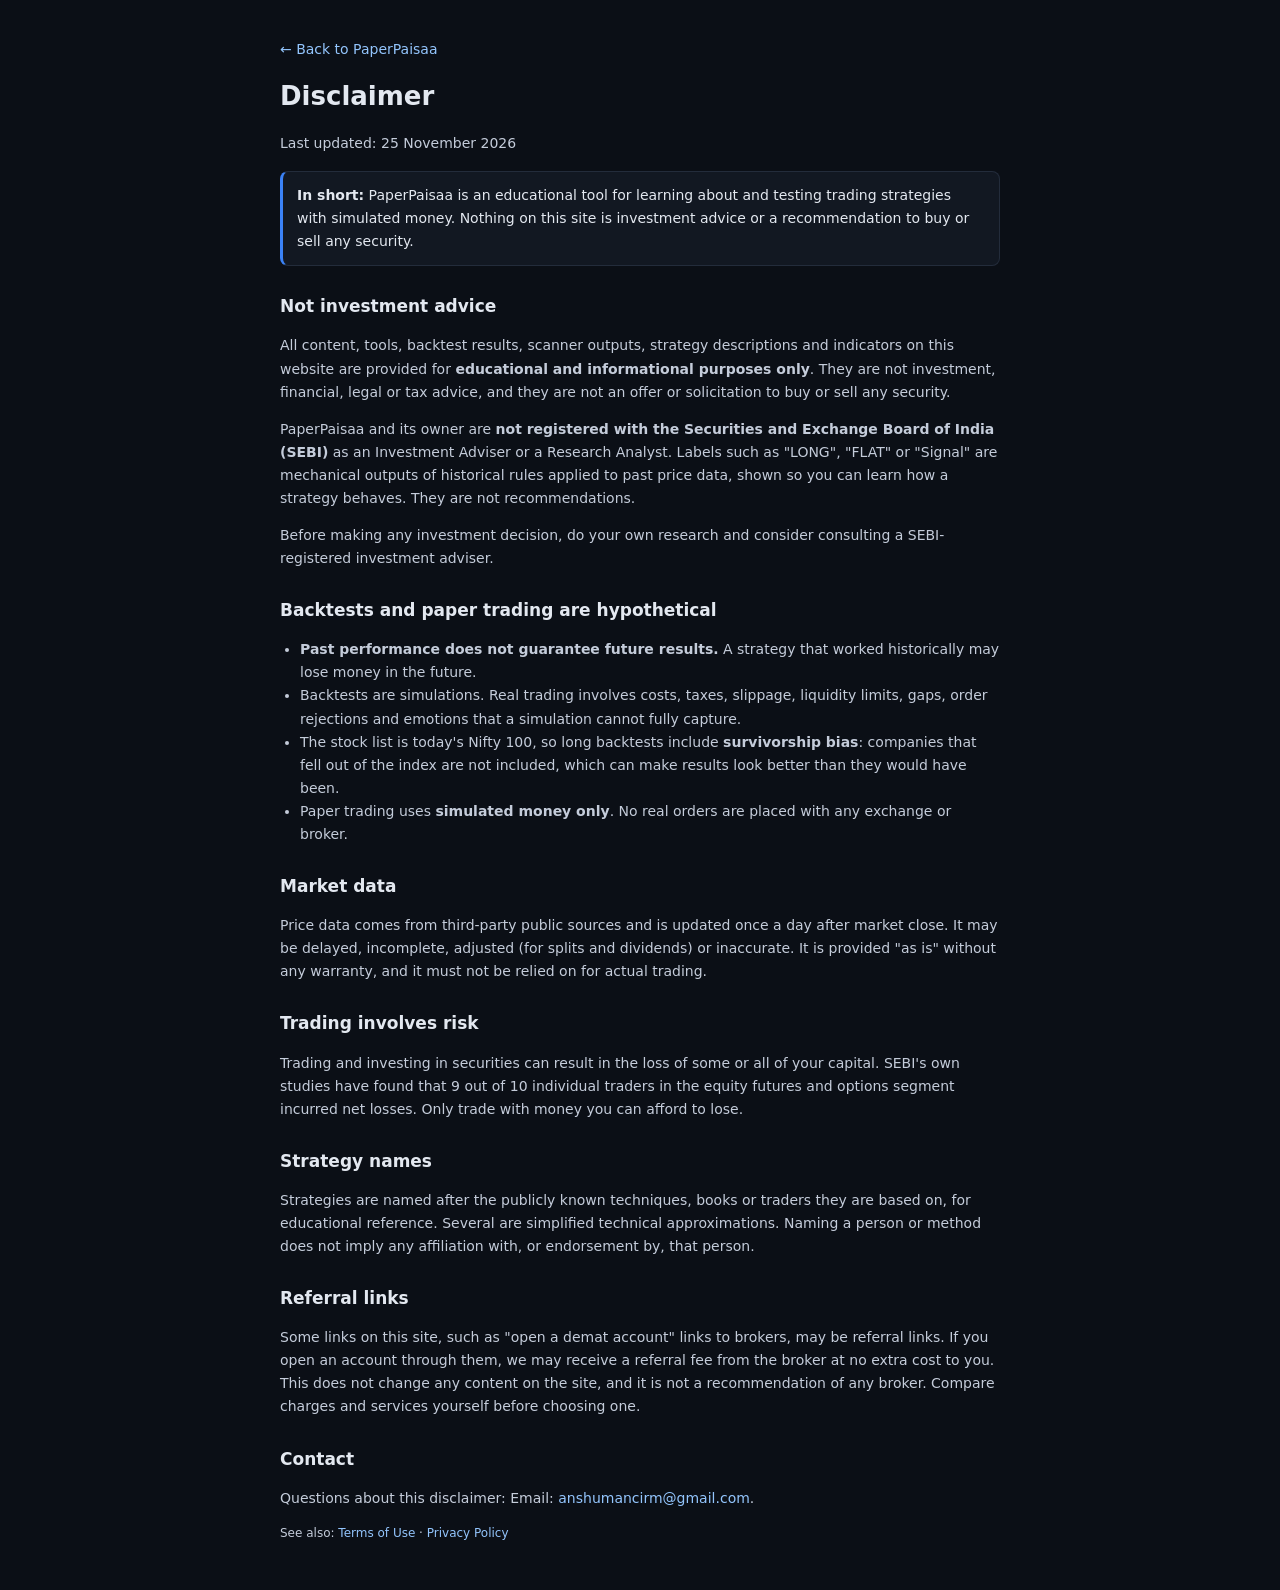
<file: legal/disclaimer.html>
<!doctype html>
<html lang="en">
<head>
<meta charset="utf-8">
<meta name="viewport" content="width=device-width, initial-scale=1, viewport-fit=cover">
<title>Disclaimer · PaperPaisaa</title>
<meta name="theme-color" content="#0b0f16">
<link rel="icon" type="image/svg+xml" href="../icons/logo.svg">
<link rel="icon" type="image/png" sizes="192x192" href="../icons/icon-192.png">
<link rel="stylesheet" href="../css/style.css">
<script src="../js/config.js"></script>
</head>
<body>
<main class="doc">
  <p><a href="../">← Back to PaperPaisaa</a></p>
  <h1>Disclaimer</h1>
  <p class="muted">Last updated: 25 November 2026</p>

  <div class="callout"><b>In short:</b> PaperPaisaa is an educational tool for learning about and testing trading strategies with simulated money. Nothing on this site is investment advice or a recommendation to buy or sell any security.</div>

  <h2>Not investment advice</h2>
  <p>All content, tools, backtest results, scanner outputs, strategy descriptions and indicators on this website are provided for <b>educational and informational purposes only</b>. They are not investment, financial, legal or tax advice, and they are not an offer or solicitation to buy or sell any security.</p>
  <p>PaperPaisaa and its owner are <b>not registered with the Securities and Exchange Board of India (SEBI)</b> as an Investment Adviser or a Research Analyst. Labels such as "LONG", "FLAT" or "Signal" are mechanical outputs of historical rules applied to past price data, shown so you can learn how a strategy behaves. They are not recommendations.</p>
  <p>Before making any investment decision, do your own research and consider consulting a SEBI-registered investment adviser.</p>

  <h2>Backtests and paper trading are hypothetical</h2>
  <ul>
    <li><b>Past performance does not guarantee future results.</b> A strategy that worked historically may lose money in the future.</li>
    <li>Backtests are simulations. Real trading involves costs, taxes, slippage, liquidity limits, gaps, order rejections and emotions that a simulation cannot fully capture.</li>
    <li>The stock list is today's Nifty 100, so long backtests include <b>survivorship bias</b>: companies that fell out of the index are not included, which can make results look better than they would have been.</li>
    <li>Paper trading uses <b>simulated money only</b>. No real orders are placed with any exchange or broker.</li>
  </ul>

  <h2>Market data</h2>
  <p>Price data comes from third-party public sources and is updated once a day after market close. It may be delayed, incomplete, adjusted (for splits and dividends) or inaccurate. It is provided "as is" without any warranty, and it must not be relied on for actual trading.</p>

  <h2>Trading involves risk</h2>
  <p>Trading and investing in securities can result in the loss of some or all of your capital. SEBI's own studies have found that 9 out of 10 individual traders in the equity futures and options segment incurred net losses. Only trade with money you can afford to lose.</p>

  <h2>Strategy names</h2>
  <p>Strategies are named after the publicly known techniques, books or traders they are based on, for educational reference. Several are simplified technical approximations. Naming a person or method does not imply any affiliation with, or endorsement by, that person.</p>

  <h2>Referral links</h2>
  <p>Some links on this site, such as "open a demat account" links to brokers, may be referral links. If you open an account through them, we may receive a referral fee from the broker at no extra cost to you. This does not change any content on the site, and it is not a recommendation of any broker. Compare charges and services yourself before choosing one.</p>

  <h2>Contact</h2>
  <p>Questions about this disclaimer: <span data-fill="contact">see the contact details on the Terms page</span>.</p>
  <p class="muted small">See also: <a href="terms.html">Terms of Use</a> · <a href="privacy.html">Privacy Policy</a></p>
</main>
<script src="legal.js"></script>
</body>
</html>
</file>
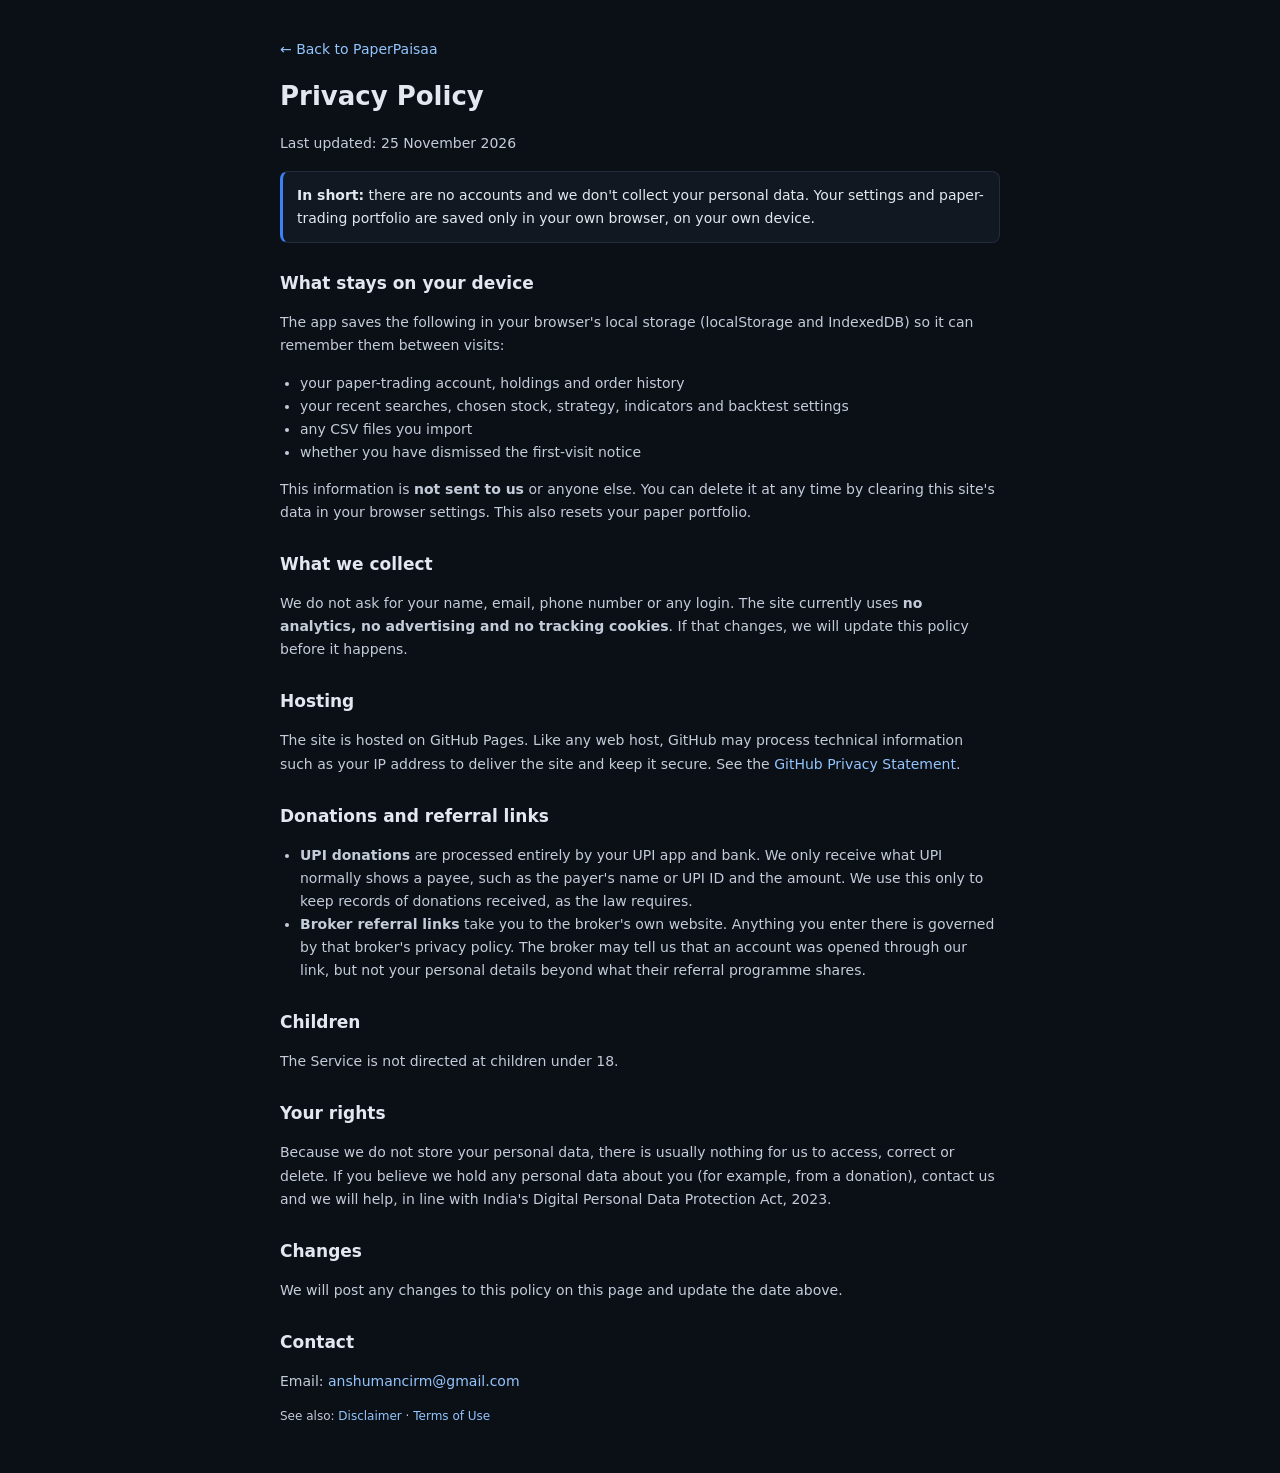
<file: legal/privacy.html>
<!doctype html>
<html lang="en">
<head>
<meta charset="utf-8">
<meta name="viewport" content="width=device-width, initial-scale=1, viewport-fit=cover">
<title>Privacy Policy · PaperPaisaa</title>
<meta name="theme-color" content="#0b0f16">
<link rel="icon" type="image/svg+xml" href="../icons/logo.svg">
<link rel="icon" type="image/png" sizes="192x192" href="../icons/icon-192.png">
<link rel="stylesheet" href="../css/style.css">
<script src="../js/config.js"></script>
</head>
<body>
<main class="doc">
  <p><a href="../">← Back to PaperPaisaa</a></p>
  <h1>Privacy Policy</h1>
  <p class="muted">Last updated: 25 November 2026</p>

  <div class="callout"><b>In short:</b> there are no accounts and we don't collect your personal data. Your settings and paper-trading portfolio are saved only in your own browser, on your own device.</div>

  <h2>What stays on your device</h2>
  <p>The app saves the following in your browser's local storage (localStorage and IndexedDB) so it can remember them between visits:</p>
  <ul>
    <li>your paper-trading account, holdings and order history</li>
    <li>your recent searches, chosen stock, strategy, indicators and backtest settings</li>
    <li>any CSV files you import</li>
    <li>whether you have dismissed the first-visit notice</li>
  </ul>
  <p>This information is <b>not sent to us</b> or anyone else. You can delete it at any time by clearing this site's data in your browser settings. This also resets your paper portfolio.</p>

  <h2>What we collect</h2>
  <p>We do not ask for your name, email, phone number or any login. The site currently uses <b>no analytics, no advertising and no tracking cookies</b>. If that changes, we will update this policy before it happens.</p>

  <h2>Hosting</h2>
  <p>The site is hosted on GitHub Pages. Like any web host, GitHub may process technical information such as your IP address to deliver the site and keep it secure. See the <a href="https://docs.github.com/en/site-policy/privacy-policies/github-general-privacy-statement" target="_blank" rel="noopener">GitHub Privacy Statement</a>.</p>

  <h2>Donations and referral links</h2>
  <ul>
    <li><b>UPI donations</b> are processed entirely by your UPI app and bank. We only receive what UPI normally shows a payee, such as the payer's name or UPI ID and the amount. We use this only to keep records of donations received, as the law requires.</li>
    <li><b>Broker referral links</b> take you to the broker's own website. Anything you enter there is governed by that broker's privacy policy. The broker may tell us that an account was opened through our link, but not your personal details beyond what their referral programme shares.</li>
  </ul>

  <h2>Children</h2>
  <p>The Service is not directed at children under 18.</p>

  <h2>Your rights</h2>
  <p>Because we do not store your personal data, there is usually nothing for us to access, correct or delete. If you believe we hold any personal data about you (for example, from a donation), contact us and we will help, in line with India's Digital Personal Data Protection Act, 2023.</p>

  <h2>Changes</h2>
  <p>We will post any changes to this policy on this page and update the date above.</p>

  <h2>Contact</h2>
  <p><span data-fill="contact">Contact details will be added here.</span></p>
  <p class="muted small">See also: <a href="disclaimer.html">Disclaimer</a> · <a href="terms.html">Terms of Use</a></p>
</main>
<script src="legal.js"></script>
</body>
</html>
</file>
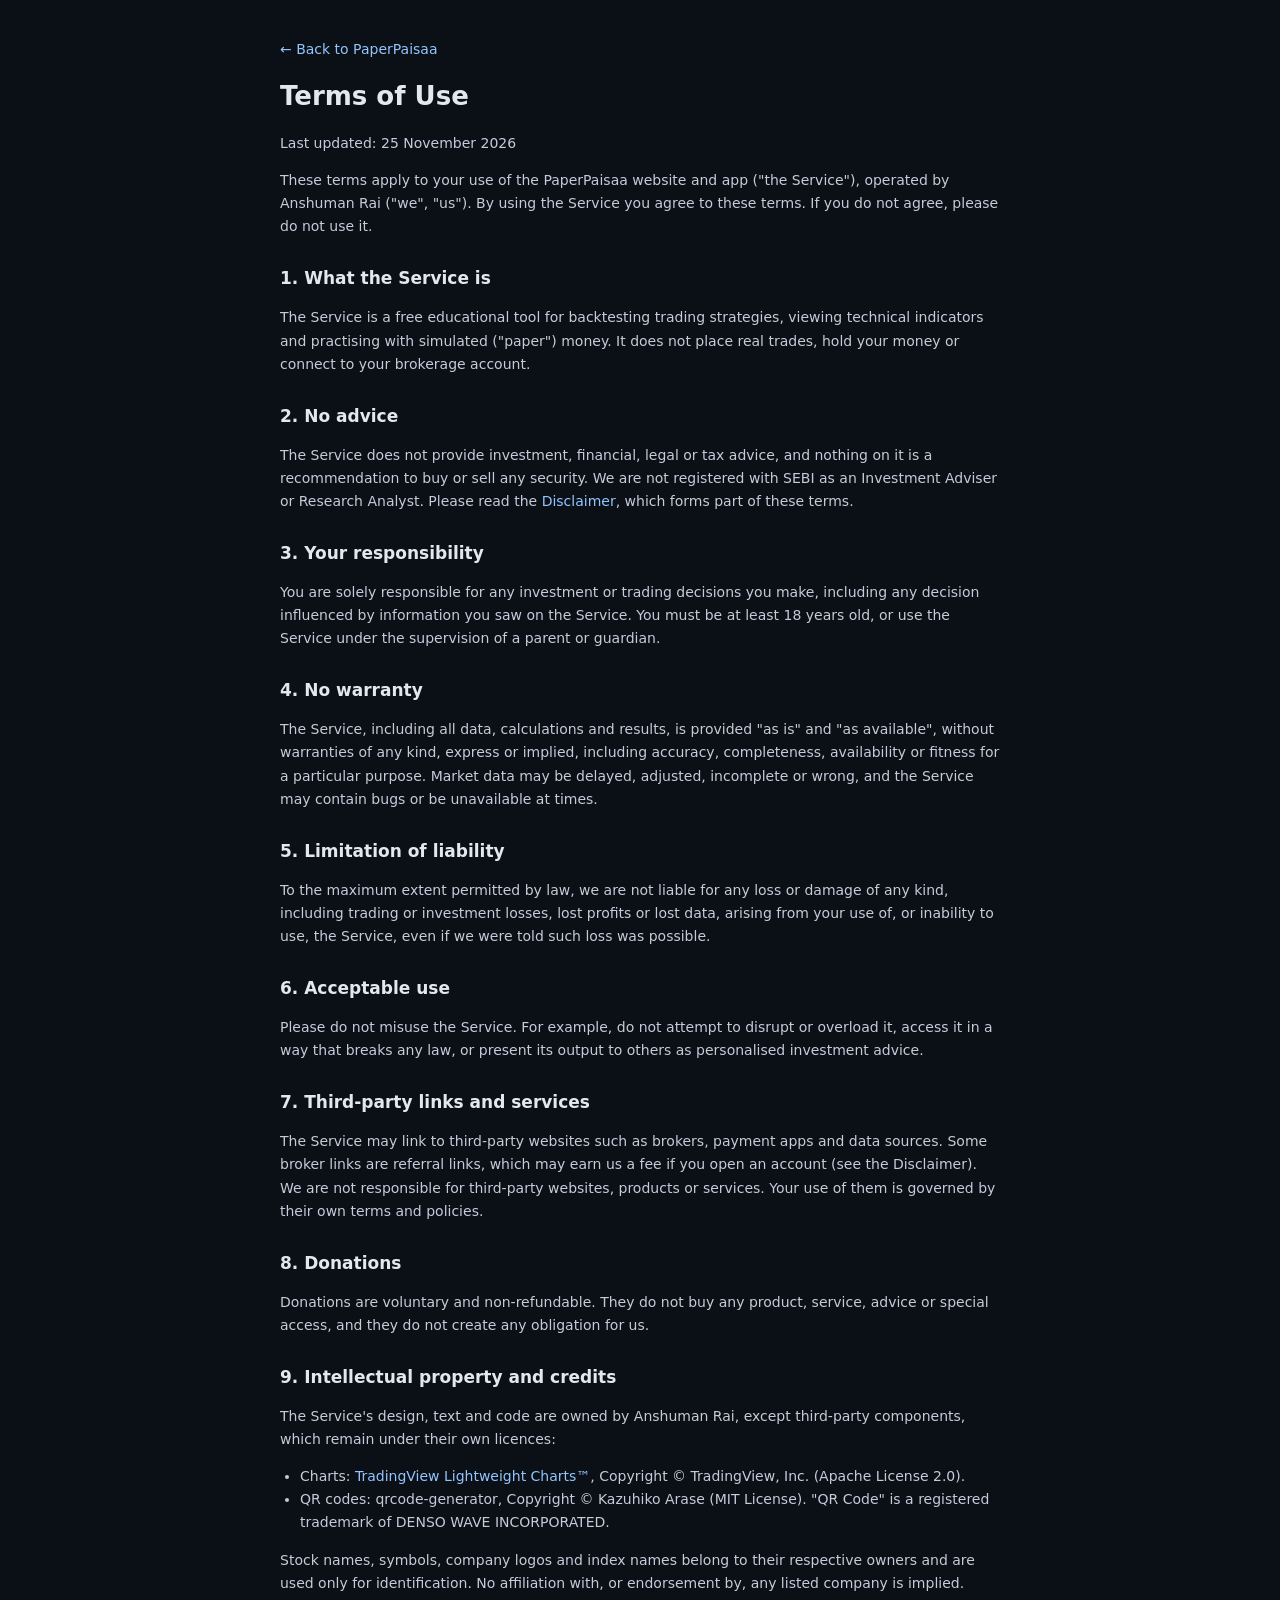
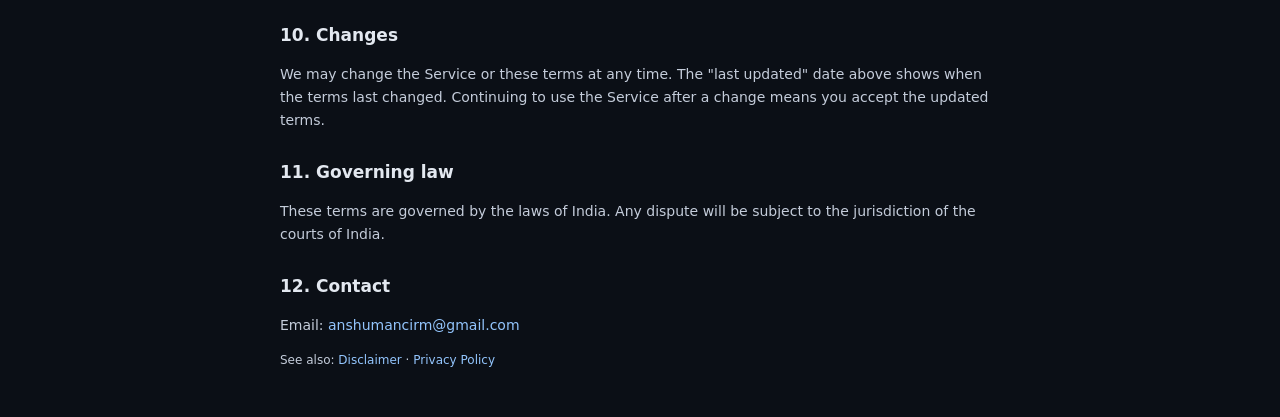
<file: legal/terms.html>
<!doctype html>
<html lang="en">
<head>
<meta charset="utf-8">
<meta name="viewport" content="width=device-width, initial-scale=1, viewport-fit=cover">
<title>Terms of Use · PaperPaisaa</title>
<meta name="theme-color" content="#0b0f16">
<link rel="icon" type="image/svg+xml" href="../icons/logo.svg">
<link rel="icon" type="image/png" sizes="192x192" href="../icons/icon-192.png">
<link rel="stylesheet" href="../css/style.css">
<script src="../js/config.js"></script>
</head>
<body>
<main class="doc">
  <p><a href="../">← Back to PaperPaisaa</a></p>
  <h1>Terms of Use</h1>
  <p class="muted">Last updated: 25 November 2026</p>

  <p>These terms apply to your use of the PaperPaisaa website and app ("the Service"), operated by <span data-fill="owner">the site owner</span> ("we", "us"). By using the Service you agree to these terms. If you do not agree, please do not use it.</p>

  <h2>1. What the Service is</h2>
  <p>The Service is a free educational tool for backtesting trading strategies, viewing technical indicators and practising with simulated ("paper") money. It does not place real trades, hold your money or connect to your brokerage account.</p>

  <h2>2. No advice</h2>
  <p>The Service does not provide investment, financial, legal or tax advice, and nothing on it is a recommendation to buy or sell any security. We are not registered with SEBI as an Investment Adviser or Research Analyst. Please read the <a href="disclaimer.html">Disclaimer</a>, which forms part of these terms.</p>

  <h2>3. Your responsibility</h2>
  <p>You are solely responsible for any investment or trading decisions you make, including any decision influenced by information you saw on the Service. You must be at least 18 years old, or use the Service under the supervision of a parent or guardian.</p>

  <h2>4. No warranty</h2>
  <p>The Service, including all data, calculations and results, is provided "as is" and "as available", without warranties of any kind, express or implied, including accuracy, completeness, availability or fitness for a particular purpose. Market data may be delayed, adjusted, incomplete or wrong, and the Service may contain bugs or be unavailable at times.</p>

  <h2>5. Limitation of liability</h2>
  <p>To the maximum extent permitted by law, we are not liable for any loss or damage of any kind, including trading or investment losses, lost profits or lost data, arising from your use of, or inability to use, the Service, even if we were told such loss was possible.</p>

  <h2>6. Acceptable use</h2>
  <p>Please do not misuse the Service. For example, do not attempt to disrupt or overload it, access it in a way that breaks any law, or present its output to others as personalised investment advice.</p>

  <h2>7. Third-party links and services</h2>
  <p>The Service may link to third-party websites such as brokers, payment apps and data sources. Some broker links are referral links, which may earn us a fee if you open an account (see the Disclaimer). We are not responsible for third-party websites, products or services. Your use of them is governed by their own terms and policies.</p>

  <h2>8. Donations</h2>
  <p>Donations are voluntary and non-refundable. They do not buy any product, service, advice or special access, and they do not create any obligation for us.</p>

  <h2>9. Intellectual property and credits</h2>
  <p>The Service's design, text and code are owned by <span data-fill="owner">the site owner</span>, except third-party components, which remain under their own licences:</p>
  <ul>
    <li>Charts: <a href="https://www.tradingview.com/lightweight-charts/" target="_blank" rel="noopener">TradingView Lightweight Charts™</a>, Copyright © TradingView, Inc. (Apache License 2.0).</li>
    <li>QR codes: qrcode-generator, Copyright © Kazuhiko Arase (MIT License). "QR Code" is a registered trademark of DENSO WAVE INCORPORATED.</li>
  </ul>
  <p>Stock names, symbols, company logos and index names belong to their respective owners and are used only for identification. No affiliation with, or endorsement by, any listed company is implied.</p>

  <h2>10. Changes</h2>
  <p>We may change the Service or these terms at any time. The "last updated" date above shows when the terms last changed. Continuing to use the Service after a change means you accept the updated terms.</p>

  <h2>11. Governing law</h2>
  <p>These terms are governed by the laws of India. Any dispute will be subject to the jurisdiction of the courts of India.</p>

  <h2>12. Contact</h2>
  <p><span data-fill="contact">Contact details will be added here.</span></p>
  <p class="muted small">See also: <a href="disclaimer.html">Disclaimer</a> · <a href="privacy.html">Privacy Policy</a></p>
</main>
<script src="legal.js"></script>
</body>
</html>
</file>
<file: css/style.css>
:root {
  --bg: #0b0f16; --panel: #121822; --panel2: #19212e; --hover: #202a3a; --line: #232c3b; --text: #e3e8f0; --muted: #8592a8;
  --accent: #3b82f6; --accent2: #2563eb; --green: #22c55e; --red: #ef4444; --amber: #f5b544;
  --r: 12px;
  font-family: Inter, system-ui, -apple-system, "Segoe UI", Roboto, sans-serif; font-size: 14px;
}
* { box-sizing: border-box; }
html { scroll-behavior: smooth; }
body { margin: 0; background: var(--bg); color: var(--text); -webkit-font-smoothing: antialiased; overflow-x: clip; -webkit-text-size-adjust: 100%; }
button, a, select, label.chk, .dd-i, .scard, .chip, th { -webkit-tap-highlight-color: transparent; touch-action: manipulation; }
::selection { background: #2563eb66; }
::-webkit-scrollbar { width: 10px; height: 10px; } ::-webkit-scrollbar-thumb { background: #263043; border-radius: 6px; border: 2px solid var(--bg); } ::-webkit-scrollbar-track { background: transparent; }

/* ── header ── */
header { position: sticky; top: 0; z-index: 30; display: flex; align-items: center; gap: 20px; padding: 10px 20px; background: rgba(11,15,22,.92); backdrop-filter: blur(10px); border-bottom: 1px solid var(--line); }
.brand { font-weight: 800; font-size: 18px; white-space: nowrap; display: flex; align-items: center; gap: 9px; letter-spacing: -.01em; }
.brand img { width: 30px; height: 30px; border-radius: 8px; flex: 0 0 auto; }
.brand b { font-weight: inherit; }
.wm-m { color: #00D09C; } .wm-i { color: #5367FF; }
header .search { flex: 1; max-width: 620px; }
.quote { display: flex; align-items: baseline; gap: 10px; white-space: nowrap; margin-left: auto; }
.quote .sym { font-weight: 700; font-size: 15px; }
.quote .nm { color: var(--muted); font-size: 12px; max-width: 220px; overflow: hidden; text-overflow: ellipsis; }
.quote .px { font-size: 18px; font-weight: 600; font-variant-numeric: tabular-nums; }
nav { position: sticky; top: var(--hdr, 57px); z-index: 20; display: flex; align-items: center; gap: 2px; padding: 0 20px; background: rgba(11,15,22,.92); backdrop-filter: blur(10px); border-bottom: 1px solid var(--line); overflow-x: auto; }
nav button { background: none; border: none; border-bottom: 2px solid transparent; border-radius: 0; color: var(--muted); padding: 11px 14px; font-weight: 500; white-space: nowrap; }
nav button:hover { color: var(--text); background: none; }
nav button.active { color: var(--text); border-bottom-color: var(--accent); }

/* ── search + dropdown ── */
.search { position: relative; }
.search input { width: 100%; padding: 10px 40px 10px 38px; border-radius: 10px; background: var(--panel2); font-size: 14px; }
.search-ico { position: absolute; left: 12px; top: 50%; transform: translateY(-50%); font-size: 13px; opacity: .6; pointer-events: none; }
.search kbd { position: absolute; right: 10px; top: 50%; transform: translateY(-50%); font: 11px ui-monospace, monospace; color: var(--muted); border: 1px solid var(--line); border-radius: 4px; padding: 1px 6px; }
.small-search input { padding: 9px 12px; }
.dropdown { position: absolute; left: 0; right: 0; top: calc(100% + 6px); z-index: 50; background: var(--panel2); border: 1px solid #2d3850; border-radius: 12px; box-shadow: 0 16px 40px rgba(0,0,0,.5); max-height: 420px; overflow-y: auto; padding: 6px; animation: pop .12s ease-out; }
.dd-h { font-size: 11px; text-transform: uppercase; letter-spacing: .06em; color: var(--muted); padding: 8px 10px 4px; }
.dd-i { display: flex; align-items: center; justify-content: space-between; gap: 10px; padding: 8px 10px; border-radius: 8px; cursor: pointer; }
.dd-i.on, .dd-i:hover { background: var(--hover); }
.dd-i b { font-weight: 600; }
.dd-i .sub { color: var(--muted); font-size: 12px; margin-left: 8px; }
.dd-i .r { font-variant-numeric: tabular-nums; font-size: 13px; text-align: right; white-space: nowrap; }
.dd-i mark { background: none; color: #93c5fd; }
.dd-empty { padding: 14px; color: var(--muted); text-align: center; }

/* ── layout ── */
main { padding: 16px 20px 40px; max-width: 1600px; margin: 0 auto; }
.tab { display: none; }
.tab.active { display: block; animation: fade .18s ease-out; }
#tab-backtest.active { display: grid; grid-template-columns: 320px minmax(0, 1fr); gap: 16px; }
@media (max-width: 960px) { #tab-backtest.active { grid-template-columns: 1fr; } .side { position: static !important; max-height: none !important; } }
@keyframes fade { from { opacity: 0; transform: translateY(4px); } to { opacity: 1; transform: none; } }
@keyframes pop { from { opacity: 0; transform: translateY(-4px); } to { opacity: 1; transform: none; } }
.side { align-self: start; position: sticky; top: calc(var(--hdr, 57px) + 60px); max-height: calc(100vh - var(--hdr, 57px) - 76px); overflow: auto; }
.content { min-width: 0; }
.card { background: var(--panel); border: 1px solid var(--line); border-radius: var(--r); padding: 14px 16px; margin-bottom: 16px; }
.row { display: flex; gap: 16px; flex-wrap: wrap; }
.title { font-weight: 600; font-size: 15px; }
.label { font-size: 12px; color: var(--muted); margin-bottom: 6px; text-transform: uppercase; letter-spacing: .05em; }
.center { text-align: center; }
details > summary { cursor: pointer; font-weight: 600; list-style: none; display: flex; align-items: center; gap: 8px; user-select: none; }
details > summary::before { content: '›'; display: inline-block; transition: transform .15s; color: var(--muted); font-size: 18px; line-height: 1; }
details[open] > summary::before { transform: rotate(90deg); }
details[open] > summary { margin-bottom: 12px; }
details > summary::-webkit-details-marker { display: none; }

/* ── controls ── */
input, select, button { font: inherit; color: var(--text); background: var(--panel2); border: 1px solid var(--line); border-radius: 8px; padding: 7px 10px; outline: none; transition: border-color .15s, background .15s; }
input:focus, select:focus { border-color: var(--accent); box-shadow: 0 0 0 3px #3b82f622; }
label { display: block; color: var(--muted); font-size: 12px; margin: 8px 0 0; }
label > input, label > select { display: block; width: 100%; margin-top: 4px; }
.toolbar label { display: inline-flex; align-items: center; gap: 6px; margin: 0; }
.toolbar label > input, .toolbar label > select { display: inline-block; width: auto; margin: 0; }
label.chk { display: inline-flex; align-items: center; gap: 6px; color: var(--text); font-size: 13px; margin: 10px 8px 0 0; }
label.chk > input { display: inline-block; width: auto; margin: 0; accent-color: var(--accent); }
.toolbar label.chk { margin: 0; }
button { cursor: pointer; }
button:hover { background: var(--hover); }
button.primary { background: var(--accent); border-color: var(--accent); color: #fff; font-weight: 600; padding: 9px 16px; }
button.primary:hover { background: var(--accent2); }
.side button.primary, .card > button.primary { width: 100%; margin-top: 12px; }
button.ghost { background: none; }
button.danger { color: #fca5a5; border-color: #5b1d1d; }
button.buy { background: #15803d; border-color: #15803d; color: #fff; font-weight: 600; }
button.sell { background: #b91c1c; border-color: #b91c1c; color: #fff; font-weight: 600; }
.seg { display: inline-flex; background: var(--panel2); border: 1px solid var(--line); border-radius: 9px; padding: 3px; gap: 2px; }
.seg button { border: none; background: none; padding: 5px 11px; border-radius: 6px; color: var(--muted); font-size: 13px; }
.seg button.on { background: var(--hover); color: var(--text); }
.seg.big button { padding: 8px 14px; font-size: 14px; }
.seg.full { display: flex; width: 100%; margin: 10px 0 4px; } .seg.full button { flex: 1; padding: 8px; font-weight: 600; }
.seg button.on.buyon { background: #15803d; color: #fff; } .seg button.on.sellon { background: #b91c1c; color: #fff; }
.grid2 { display: grid; grid-template-columns: 1fr 1fr; gap: 0 10px; }
.toolbar { display: flex; align-items: center; gap: 10px; margin-bottom: 10px; }
.toolbar.wrap { flex-wrap: wrap; }
.card.toolbar { margin-bottom: 16px; }
.spacer { flex: 1; }
.muted { color: var(--muted); } .small { font-size: 12px; }
p.small { margin: 10px 0 0; line-height: 1.5; }
.info { font-size: 13px; color: #b6c0d2; line-height: 1.5; margin: 12px 0 4px; }
.info .by { color: var(--amber); font-size: 12px; margin-bottom: 4px; }
.info .more { color: var(--accent); cursor: pointer; font-size: 12px; }
.params { display: grid; grid-template-columns: 1fr 1fr; gap: 0 10px; }
.legend { font-size: 12px; color: var(--muted); display: inline-flex; align-items: center; gap: 6px; }
.legend i { display: inline-block; width: 10px; height: 3px; border-radius: 2px; margin-left: 8px; }

/* ── charts ── */
.chart { width: 100%; height: 440px; }
.chart.small { height: 260px; } .chart.tiny { height: 110px; }
.pane { position: relative; height: 130px; border-top: 1px solid var(--line); }
.pane .lbl { position: absolute; left: 8px; top: 4px; z-index: 3; font-size: 11px; color: var(--muted); pointer-events: none; }
.chip { display: inline-flex; align-items: center; gap: 6px; background: var(--panel2); border: 1px solid var(--line); border-radius: 20px; padding: 3px 10px; font-size: 12px; margin-right: 4px; cursor: pointer; }
.chip:hover { border-color: var(--accent); }
.chip b { color: var(--muted); font-weight: 400; } .chip b:hover { color: var(--red); }

/* ── metrics ── */
.headline { display: grid; grid-template-columns: repeat(auto-fit, minmax(150px, 1fr)); gap: 12px; margin-bottom: 16px; }
.headline .metric { background: var(--panel); border: 1px solid var(--line); border-radius: var(--r); padding: 12px 14px; }
.headline .metric .v { font-size: 22px; }
.metrics { display: grid; grid-template-columns: repeat(auto-fill, minmax(150px, 1fr)); gap: 8px; }
.metric { background: var(--panel2); border-radius: 10px; padding: 9px 12px; }
.metric .k { font-size: 11px; color: var(--muted); text-transform: uppercase; letter-spacing: .04em; }
.metric .v { font-size: 18px; font-weight: 600; font-variant-numeric: tabular-nums; margin-top: 2px; }
.metric .s { font-size: 12px; color: var(--muted); margin-top: 2px; }
.pos { color: var(--green); } .neg { color: var(--red); }
.ltp { font-size: 24px; font-weight: 600; margin: 6px 0 2px; font-variant-numeric: tabular-nums; }

/* ── tables ── */
.tablewrap { overflow: auto; max-height: 440px; }
.tablewrap.tall { max-height: 68vh; }
table { border-collapse: collapse; width: 100%; font-variant-numeric: tabular-nums; font-size: 13px; }
th, td { padding: 7px 10px; border-bottom: 1px solid var(--line); text-align: right; white-space: nowrap; }
th:first-child, td:first-child, td.l, th.l { text-align: left; }
th { position: sticky; top: 0; background: var(--panel); color: var(--muted); font-weight: 500; font-size: 12px; cursor: pointer; user-select: none; }
tbody tr, table tr { transition: background .1s; }
tr:hover td { background: var(--panel2); }
tr[data-sid] { cursor: pointer; }
td button { padding: 3px 10px; font-size: 12px; }

/* ── library ── */
.cards { display: grid; grid-template-columns: repeat(auto-fill, minmax(320px, 1fr)); gap: 14px; margin-bottom: 16px; }
.scard { background: var(--panel); border: 1px solid var(--line); border-radius: var(--r); padding: 14px 16px; display: flex; flex-direction: column; gap: 6px; transition: border-color .15s, transform .15s; cursor: pointer; }
.scard:hover { border-color: #33415c; transform: translateY(-2px); }
.scard h4 { margin: 0; font-size: 15px; }
.scard .by { font-size: 12px; color: var(--amber); }
.scard p { margin: 0; font-size: 13px; line-height: 1.5; color: #aeb8ca; flex: 1; }
.scard .go { color: var(--accent); font-size: 13px; font-weight: 500; }
.tag { display: inline-block; font-size: 11px; padding: 2px 8px; border-radius: 10px; background: #1b2b45; color: #93c5fd; }
.indlist { columns: 3 240px; font-size: 13px; } .indlist div { padding: 3px 0; color: #b6c0d2; }

/* ── misc ── */
.progress { width: 180px; height: 6px; background: var(--panel2); border-radius: 3px; overflow: hidden; }
.progress div { height: 100%; width: 0; background: var(--accent); transition: width .15s; }
.badge { padding: 3px 9px; border-radius: 10px; font-size: 12px; font-weight: 600; }
.badge.long { background: #14532d; color: #86efac; } .badge.short { background: #7f1d1d; color: #fca5a5; } .badge.flat { background: var(--panel2); color: var(--muted); }
code { background: var(--panel2); padding: 2px 7px; border-radius: 5px; font-size: 13px; }
#toast { position: fixed; bottom: 24px; left: 50%; transform: translate(-50%, 20px); opacity: 0; background: var(--panel2); border: 1px solid #2d3850; box-shadow: 0 12px 30px rgba(0,0,0,.5); padding: 10px 18px; border-radius: 10px; z-index: 100; transition: opacity .2s, transform .2s; pointer-events: none; }
#toast.show { opacity: 1; transform: translate(-50%, 0); }
.heat td { text-align: center; cursor: pointer; }
.banner { background: #2b2008; border: 1px solid #6b4f12; color: #fde68a; padding: 12px 16px; border-radius: var(--r); margin-bottom: 16px; }
.loading { opacity: .5; transition: opacity .2s; }

/* ═════════ PHONES & SMALL TABLETS ═════════ */
header { padding-top: max(10px, env(safe-area-inset-top)); padding-left: max(20px, env(safe-area-inset-left)); padding-right: max(20px, env(safe-area-inset-right)); }
#toast { bottom: max(24px, env(safe-area-inset-bottom)); }
.content > *, .tab > * { min-width: 0; }
#btTitle { min-width: 0; }

@media (max-width: 760px) {
  :root { font-size: 14px; }
  header { flex-wrap: wrap; gap: 8px 10px; padding: 8px 12px; padding-top: max(8px, env(safe-area-inset-top)); }
  .brand span { display: none; }                          /* icon only, saves space */
  .brand img { width: 34px; height: 34px; }
  header .search { order: 1; flex: 1 1 0; min-width: 0; max-width: none; }
  .search kbd { display: none; }
  .search input { padding-right: 12px; }
  .quote { order: 2; flex: 1 0 100%; margin: 0; gap: 8px; min-width: 0; }
  .quote .nm { flex: 1 1 auto; min-width: 0; max-width: none; }
  .quote .px { font-size: 17px; }
  .quote > .muted { display: none; }                      /* 52-week range: shown in desktop view only */
  nav { padding: 0 6px; scrollbar-width: none; -webkit-overflow-scrolling: touch; }
  nav::-webkit-scrollbar { display: none; }
  nav button { padding: 11px 10px; font-size: 14px; }
  #dataStatus { display: none; }

  main { padding: 10px 10px 32px; padding-left: max(10px, env(safe-area-inset-left)); padding-right: max(10px, env(safe-area-inset-right)); padding-bottom: max(32px, env(safe-area-inset-bottom)); }
  .card { padding: 12px; margin-bottom: 10px; border-radius: 10px; }
  #tab-backtest.active { gap: 0; }
  .row { gap: 10px; }
  .row > .card { flex: 1 1 100% !important; min-width: 0 !important; }

  /* iOS zooms into inputs with text under 16px: keep inputs at 16px */
  input, select, .search input { font-size: 16px; }
  button { min-height: 40px; }
  .seg button { min-height: 34px; }
  td button { min-height: 30px; }

  .toolbar { flex-wrap: wrap; gap: 8px; }
  .toolbar .spacer { display: none; }
  #btTitle { flex: 1 1 100%; font-size: 14px; }
  #ranges { width: 100%; display: flex; } #ranges button { flex: 1; padding: 6px 0; }
  #indPicker { flex: 1 1 100%; }
  #indChips { display: flex; flex-wrap: nowrap; overflow-x: auto; gap: 4px; width: 100%; scrollbar-width: none; }
  #indChips::-webkit-scrollbar { display: none; }
  .chip { flex: 0 0 auto; padding: 5px 10px; }

  .chart { height: 300px; }
  .chart.small { height: 200px; }
  .chart.tiny { height: 90px; }
  .pane { height: 100px; }

  .headline { grid-template-columns: repeat(2, minmax(0, 1fr)); gap: 8px; margin-bottom: 10px; }
  .headline .metric { padding: 10px 12px; border-radius: 10px; }
  .headline .metric .v { font-size: 18px; }
  .metrics { grid-template-columns: repeat(2, minmax(0, 1fr)); }
  .metric .v { font-size: 16px; overflow-wrap: anywhere; }
  .metric .s { font-size: 11px; }

  .tablewrap { max-height: 60vh; -webkit-overflow-scrolling: touch; }
  th, td { padding: 6px 8px; font-size: 12px; }

  .dropdown { max-height: 60vh; }
  .dd-i { padding: 10px; }
  .dd-i > div:first-child { min-width: 0; overflow: hidden; text-overflow: ellipsis; white-space: nowrap; }

  .cards { grid-template-columns: 1fr; gap: 10px; }
  .card.toolbar > input { flex: 1 1 100%; }

  /* Scanner / optimizer / replay controls stack neatly */
  .seg.big { display: flex; width: 100%; } .seg.big button { flex: 1; padding: 8px 4px; font-size: 12px; }
  .toolbar .search, .toolbar .small-search { width: 100% !important; flex: 1 1 100%; }
  .progress { flex: 1; }
  #scRun, #opRun { flex: 1; }
  #opParams > span { display: flex; flex-wrap: wrap; align-items: center; gap: 6px; width: 100%; }
  #opParams input { width: 72px !important; }
  #tab-replay .toolbar label.chk { font-size: 13px; }
  #rpPlay { flex: 1; }
  #rpDate { flex: 1 1 100%; text-align: center; }
  #rpStart { flex: 1; }
  #rpBuy, #rpSell, #rpFlat { flex: 1; }
  #rpAcct { flex: 1 1 100%; font-size: 13px; }
  #tab-replay p.small { display: none; }                  /* keyboard shortcuts don't apply on phones */
  .heat td, .heat th { padding: 6px 4px; font-size: 11px; }
  .col-name { display: none; }                            /* scanner: symbol is enough on phones */
  #scRun, #opRun, #apRun, #ptPlace { white-space: nowrap; }
  #scStatus { flex: 1 1 100%; }
}

/* Running as an installed app (Add to Home Screen) */
@media (display-mode: standalone) {
  header { padding-top: max(10px, env(safe-area-inset-top)); }
}

/* ═════════ SUPPORT, FOOTER, NOTICE, LEGAL PAGES ═════════ */
.support-tab { color: #f9a8d4 !important; }
.site-footer { display: flex; flex-wrap: wrap; justify-content: space-between; gap: 6px 16px; max-width: 1600px; margin: 0 auto; padding: 14px 20px; padding-bottom: max(18px, env(safe-area-inset-bottom)); border-top: 1px solid var(--line); color: var(--muted); font-size: 12px; }
.site-footer a, .doc a, #tab-support a, .modal a { color: #93c5fd; text-decoration: none; }
.site-footer a:hover, .doc a:hover, #tab-support a:hover { text-decoration: underline; }
.qrwrap { display: flex; flex-wrap: wrap; align-items: center; gap: 16px; margin: 14px 0 6px; }
.qrbox { width: 180px; height: 180px; background: #fff; border-radius: 12px; padding: 8px; flex: 0 0 auto; }
.qrbox svg { width: 100%; height: 100%; display: block; }
.qrside { display: flex; flex-direction: column; gap: 10px; flex: 1; min-width: 160px; }
.upi-id { display: flex; align-items: center; gap: 8px; flex-wrap: wrap; }
.upi-id code { font-size: 14px; word-break: break-all; }
.btnlink { display: inline-flex; align-items: center; justify-content: center; padding: 10px 16px; border-radius: 8px; font-weight: 600; text-decoration: none !important; }
.btnlink.primary { background: var(--accent); color: #fff !important; }
@media (pointer: fine) { .upi-app-btn { display: none; } }   /* desktop: scan the QR instead */
.brokers { display: grid; grid-template-columns: repeat(auto-fill, minmax(150px, 1fr)); gap: 10px; margin: 12px 0; }
.broker { display: flex; flex-direction: column; gap: 4px; padding: 14px; border: 1px solid var(--line); border-radius: 10px; background: var(--panel2); color: var(--text) !important; transition: border-color .15s, transform .15s; }
.broker:hover { border-color: var(--accent); transform: translateY(-1px); text-decoration: none !important; }
.broker span { color: #93c5fd; font-size: 13px; }
.modal { position: fixed; inset: 0; z-index: 200; background: rgba(3,6,12,.72); backdrop-filter: blur(4px); display: flex; align-items: center; justify-content: center; padding: 16px; animation: fade .18s ease-out; }
.modal[hidden] { display: none; }
.modal-card { background: var(--panel); border: 1px solid #2d3850; border-radius: 14px; padding: 20px; max-width: 460px; width: 100%; box-shadow: 0 20px 50px rgba(0,0,0,.6); }
.modal-card p, .modal-card li { line-height: 1.5; color: #c4ccda; }
.modal-card ul { padding-left: 18px; }
.modal-card .toolbar { margin: 16px 0 0; }
.doc { max-width: 760px; margin: 0 auto; padding: 24px 20px 48px; padding-top: max(24px, env(safe-area-inset-top)); line-height: 1.65; }
.doc h1 { font-size: 26px; margin: 12px 0 4px; }
.doc h2 { font-size: 17px; margin: 26px 0 6px; }
.doc p, .doc li { color: #c4ccda; }
.doc ul { padding-left: 20px; }
.callout { background: var(--panel); border: 1px solid var(--line); border-left: 3px solid var(--accent); border-radius: 8px; padding: 12px 14px; margin: 16px 0; }
@media (max-width: 760px) {
  .site-footer { padding: 12px; flex-direction: column; }
  .qrbox { width: 200px; height: 200px; margin: 0 auto; }
  .qrside { align-items: stretch; text-align: center; }
  .upi-id { justify-content: center; }
  #upiAmts button { font-size: 13px; padding: 8px 2px; }
  .doc { padding: 16px; }
  .doc h1 { font-size: 22px; }
}

/* ═════════ CHART TAB ═════════ */
.cv-wrap { position: relative; }
.cv-legend { position: absolute; left: 8px; top: 6px; z-index: 5; font-size: 12px; pointer-events: none; background: rgba(18,24,34,.8); padding: 3px 8px; border-radius: 6px; font-variant-numeric: tabular-nums; max-width: calc(100% - 90px); }
.cv-legend b { font-weight: 600; }
.cv-chart { height: calc(100vh - var(--hdr, 57px) - 250px); min-height: 380px; }
#cvDraw.on { background: var(--accent); border-color: var(--accent); color: #fff; }
.cv-max { position: fixed; inset: 0; z-index: 150; margin: 0; border-radius: 0; overflow: auto; padding-top: max(12px, env(safe-area-inset-top)); padding-bottom: max(12px, env(safe-area-inset-bottom)); }
.cv-max .cv-chart { height: calc(100vh - 150px); }
body.noscroll { overflow: hidden; }
.cv-actions { align-items: center; }
@media (max-width: 760px) {
  .cv-chart { height: 58vh; min-height: 300px; }
  .cv-max .cv-chart { height: calc(100vh - 210px); }
  #cvType, #cvRanges { display: flex; width: 100%; }
  #cvType button, #cvRanges button { flex: 1; padding: 6px 2px; font-size: 12px; }
  #cvIndPicker { flex: 1 1 100%; }
  #cvDraw, #cvClear { flex: 1; }
  #cvChips { display: flex; flex-wrap: nowrap; overflow-x: auto; gap: 4px; width: 100%; scrollbar-width: none; }
  #cvChips::-webkit-scrollbar { display: none; }
  #cvMax { flex: 1 1 100%; }
  .cv-legend { font-size: 11px; max-width: calc(100% - 70px); }
  .cv-actions button { flex: 1 1 100%; }
  /* Phone full screen: only ranges + exit button, so the chart gets most of the screen */
  .cv-max #cvType, .cv-max label.chk, .cv-max .toolbar:nth-child(2) { display: none; }
  .cv-max .toolbar { flex-wrap: nowrap; }
  .cv-max #cvRanges { flex: 1; width: auto; }
  .cv-max #cvMax { flex: 0 0 auto; min-height: 34px; padding: 4px 10px; font-size: 13px; }
  .cv-max .cv-chart { height: calc(100vh - 110px); height: calc(100dvh - 110px); }
}

/* ═════════ COMPANY LOGOS (search + stock header) ═════════ */
.clogo { width: 26px; height: 26px; border-radius: 7px; flex: 0 0 auto; display: inline-flex; align-items: center; justify-content: center; vertical-align: middle; margin-right: 10px; object-fit: contain; background: #fff; padding: 2px; box-shadow: 0 0 0 1px rgba(255,255,255,.08), 0 1px 2px rgba(0,0,0,.35); }
.clogo.ini { padding: 0; color: #fff; font-size: 10px; font-weight: 700; letter-spacing: .02em; background: #3a4558; }
.dd-i > div:first-child { display: flex; align-items: center; min-width: 0; }
.dd-i .sub { overflow: hidden; text-overflow: ellipsis; white-space: nowrap; min-width: 0; }
.quote { align-items: center; }
.clogo.qlogo { width: 26px; height: 26px; margin-right: 0; }
@media (max-width: 760px) { .clogo { width: 22px; height: 22px; margin-right: 8px; } .clogo.qlogo { width: 22px; height: 22px; } }

/* ═════════ WATCHLIST STAR, SHARE BUTTONS, WATCHLIST TAB ═════════ */
.star { background: none; border: none; padding: 0 2px; min-height: 0 !important; font-size: 18px; line-height: 1; color: var(--muted); cursor: pointer; transition: transform .12s, color .12s; }
.star:hover { background: none; color: #f5b544; transform: scale(1.15); }
.star.on { color: #f5b544; }
.share-btn { white-space: nowrap; }
.watchlist { display: flex; flex-direction: column; }
.wrow { display: grid; grid-template-columns: minmax(0, 2.2fr) minmax(0, 1.6fr) 90px 130px 36px; align-items: center; gap: 14px; padding: 10px 6px; border-bottom: 1px solid var(--line); cursor: pointer; border-radius: 8px; transition: background .12s; }
.wrow:hover { background: var(--panel2); }
.wrow:last-child { border-bottom: none; }
.wname { display: flex; align-items: center; min-width: 0; }
.wname > div { display: flex; flex-direction: column; min-width: 0; }
.wname .small { overflow: hidden; text-overflow: ellipsis; white-space: nowrap; }
.wrange { display: flex; align-items: center; gap: 8px; min-width: 0; }
.wrange i { position: relative; flex: 1; height: 4px; border-radius: 2px; background: linear-gradient(90deg, #ef4444, #f5b544, #22c55e); opacity: .7; }
.wrange i b { position: absolute; top: -4px; width: 4px; height: 12px; margin-left: -2px; border-radius: 2px; background: #fff; box-shadow: 0 0 0 1px rgba(0,0,0,.4); }
.w1y { font-size: 13px; text-align: right; }
.wpx { display: flex; flex-direction: column; align-items: flex-end; font-variant-numeric: tabular-nums; }
.wpx span { font-size: 12px; }
.wdel { padding: 4px 8px; color: var(--muted); }
.wdel:hover { color: var(--red); }
.empty { text-align: center; padding: 36px 12px; line-height: 1.7; }
@media (max-width: 760px) {
  .wrow { grid-template-columns: minmax(0, 1fr) auto 30px; gap: 8px; padding: 10px 2px; }
  .wrange, .w1y { display: none; }
  #btShare { order: 2; }
  .quote .star { font-size: 20px; }
}

/* ── reality check (Backtest) ── */
.rc .toolbar { margin-bottom: 4px; }
.rc-verdict { margin-left: auto; padding: 4px 12px; border-radius: 999px; font-size: 13px; font-weight: 600; background: var(--panel2); color: var(--muted); }
.rc-verdict.ok { background: #14532d; color: #86efac; } .rc-verdict.mid { background: #422006; color: #fcd34d; } .rc-verdict.no { background: #7f1d1d; color: #fca5a5; }
.rc-table { width: 100%; }
.rc-table td.l { white-space: normal; }
.rc-table tr.rc-you td { background: var(--panel2); font-weight: 600; }
.rc-i { display: inline-block; width: 18px; text-align: center; font-weight: 700; }
.rc-i.ok { color: var(--green); } .rc-i.no { color: var(--red); } .rc-i.na { color: var(--muted); }
.rc-split { display: grid; grid-template-columns: 1fr 1fr; gap: 10px; margin: 10px 0 4px; }
.rc-split > div { background: var(--panel2); border-radius: 10px; padding: 9px 12px; }
.rc-split b { font-size: 17px; font-variant-numeric: tabular-nums; }
.rc-warn { background: #2b2008; border: 1px solid #6b4f12; color: #fde68a; padding: 8px 12px; border-radius: 10px; }
.rc-surv { margin-bottom: 0; }

/* ── crash challenge ── */
.ch-big { font-size: 30px; font-weight: 700; font-variant-numeric: tabular-nums; line-height: 1.2; }
.ch-mood { display: flex; align-items: center; gap: 10px; background: var(--panel2); border-radius: 12px; padding: 8px 14px; min-width: 190px; }
.ch-em { font-size: 28px; line-height: 1; }
.ch-news { background: #172036; border: 1px solid #2d3d63; border-radius: 10px; padding: 9px 12px; margin: 8px 0; font-size: 13px; }
.ch-bar { height: 4px; background: var(--panel2); border-radius: 4px; margin: 8px 0 2px; overflow: hidden; }
.ch-bar i { display: block; height: 100%; width: 0; background: var(--accent); transition: width .1s linear; }
.ch-actions { margin-top: 8px; }
.ch-actions button { min-height: 40px; }
.ch-badge { font-size: 26px; font-weight: 700; margin: 4px 0 6px; }

/* ── options lab ── */
.opx-grid { grid-template-columns: repeat(4, minmax(0, 1fr)); }
.opx-svg { width: 100%; height: auto; display: block; margin-top: 8px; background: var(--panel2); border-radius: 10px; }
.opx-axis { display: flex; justify-content: space-between; margin-top: 4px; }
.opx-leglist { margin: 6px 0; padding-left: 18px; }
.opx-notes { margin: 8px 0 0; padding-left: 18px; line-height: 1.6; }
@media (max-width: 760px) {
  .opx-grid { grid-template-columns: 1fr 1fr; }
  .rc-split { grid-template-columns: 1fr; }
  .ch-big { font-size: 26px; }
  .ch-mood { min-width: 0; flex: 1 1 100%; }
  .ch-actions button { flex: 1 1 auto; }
  .rc-verdict { margin-left: 0; }
}

/* ── welcome guide ── */
nav button.guide-btn { color: #93c5fd; }
nav button.guide-btn.pulse { animation: guidePulse 1.6s ease-in-out 3; border-radius: 8px; }
@keyframes guidePulse { 0%, 100% { box-shadow: none; } 50% { box-shadow: 0 0 0 2px #3b82f6, 0 0 14px #3b82f6aa; } }
.tour { position: fixed; z-index: 150; right: 20px; bottom: 20px; width: 380px; max-width: calc(100vw - 32px); background: var(--panel); border: 1px solid #2d3850; border-radius: 14px; padding: 14px 16px 12px; box-shadow: 0 20px 50px rgba(0,0,0,.6); animation: pop .15s ease-out; }
.tour[hidden] { display: none; }
.tour.tour-intro { right: 50%; bottom: 50%; transform: translate(50%, 50%); width: 440px; }
.tour-top { display: flex; align-items: center; min-height: 20px; }
.tour-x { margin-left: auto; padding: 2px 8px; font-size: 14px; color: var(--muted); border: none; }
.tour-title { font-weight: 700; font-size: 17px; margin: 2px 0 6px; }
.tour-text { line-height: 1.55; color: #c4ccda; }
.tour-dots { display: flex; flex-wrap: wrap; gap: 5px; margin: 12px 0 0; }
.tour-dots i { width: 7px; height: 7px; border-radius: 50%; background: #2d3850; }
.tour-dots i.on { background: var(--accent); width: 18px; border-radius: 4px; }
.tour .toolbar { margin: 12px 0 0; }
.tour-hi { position: relative; z-index: 1; border-radius: 8px; box-shadow: 0 0 0 2px #3b82f6, 0 0 18px #3b82f699 !important; }
nav button.tour-hi { color: var(--text); }
.is-web .local-only, .is-local .web-only { display: none; }
.csv-import { margin-top: 8px; } .csv-import summary { color: var(--muted); }
@media (max-width: 760px) {
  .tour, .tour.tour-intro { left: 10px; right: 10px; bottom: max(10px, env(safe-area-inset-bottom)); top: auto; width: auto; max-width: none; transform: none; }
  .tour .toolbar button { min-height: 40px; }
}
.tour .toolbar { justify-content: flex-end; } .tour #tourBack { margin-right: auto; }
button.hdr-guide { flex: 0 0 auto; background: none; border-color: transparent; color: #93c5fd; padding: 8px 10px; white-space: nowrap; }
button.hdr-guide:hover { background: var(--panel2); }
nav button.guide-btn { display: none; }
@media (max-width: 760px) { button.hdr-guide { display: none; } nav button.guide-btn { display: inline-block; } }
button.hdr-guide.pulse { animation: guidePulse 1.6s ease-in-out 3; }
nav button.guide-btn { padding-left: 10px; padding-right: 10px; }

/* ── backup / restore ── */
.bk-note { margin: 10px 2px 0; }
@media (max-width: 760px) {
  .pt-tools { flex-wrap: wrap; row-gap: 8px; }
  .pt-tools .title { flex: 1 1 100%; }
  .pt-tools .spacer { display: none; }
  .pt-tools button { flex: 1 1 0; padding: 8px 4px; font-size: 13px; white-space: nowrap; }
}
</file>
